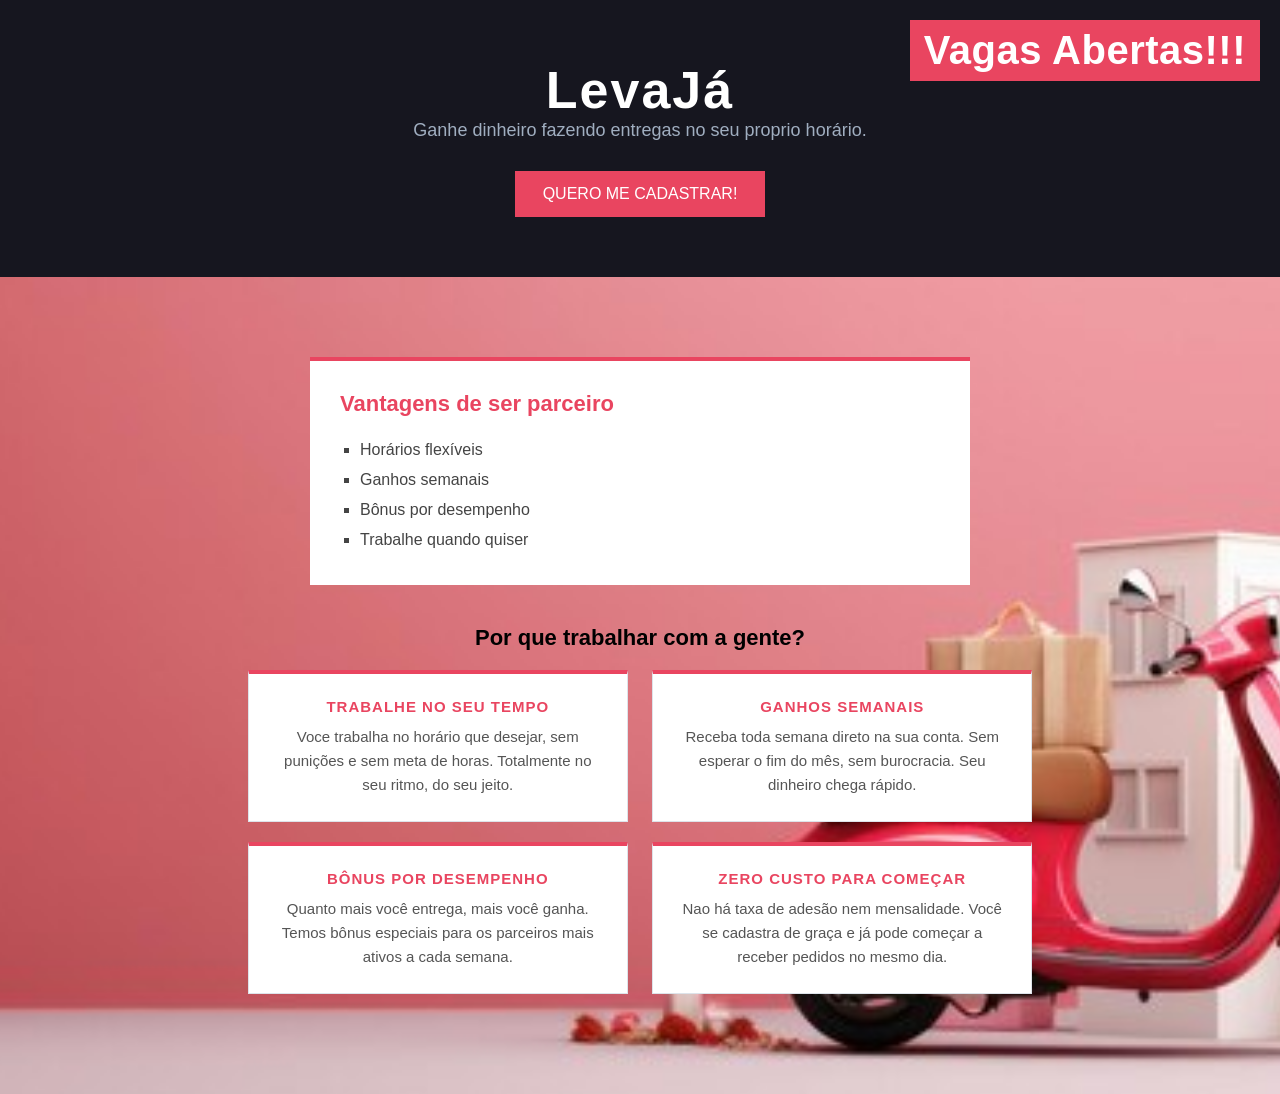
<file: html/index.html>
<!DOCTYPE html>
<html lang="pt-br">

<head>

    <!-- Início das configurações da página -->

    <!-- Conexao com o arquivo CSS externo -->
    <link rel="stylesheet" href="../css/style.css">

    <!-- Permite que a pagina se adapte em celulares -->
    <meta name="viewport" content="width=device-width, initial-scale=1.0">

    <title>LevaJa</title>

    <!-- Fim das configurações da página -->

</head>

<body>

    <!-- Início do cabeçalho principal -->

    <!-- Área principal da Landing Page contendo
         o nome da empresa, uma breve descrição
         e o botão de cadastro -->

    <header class="topo">

        <!-- Início do selo de destaque -->

        <!-- Selo informando que existem vagas abertas -->
        <div class="badge">Vagas Abertas!!!</div>

        <!-- Fim do selo de destaque -->


        <!-- Início da logo -->

        <h1 class="logo">LevaJá</h1>

        <!-- Fim da logo -->


        <!-- Início do subtítulo -->

        <p class="subtitulo">
            Ganhe dinheiro fazendo entregas no seu proprio horário.
        </p>

        <!-- Fim do subtítulo -->


        <!-- Início do botão de cadastro -->

        <!-- Link que leva o usuário para a página de cadastro -->
        <a href="cadastro.html" class="btn-cadastro">
            Quero me cadastrar!
        </a>

        <!-- Fim do botão de cadastro -->

    </header>

    <!-- Fim do cabeçalho principal -->


    <!-- Início da seção de benefícios -->

    <!-- Lista simples apresentando as principais vantagens para novos entregadores, e section para estilização da imagem de fundo -->

   <section class="conteudo">

         <section class="beneficios">

        <h2>Vantagens de ser parceiro</h2>

        <!-- Início da lista de benefícios -->

        <ul>

            <li>Horários flexíveis</li>

            <li>Ganhos semanais</li>

            <li>Bônus por desempenho</li>

            <li>Trabalhe quando quiser</li>

        </ul>

        <!-- Fim da lista de benefícios -->

    </section>

    <!-- Fim da seção de benefícios -->


    <!-- Início da seção de vantagens -->

    <!-- Área com cards contendo informações
         mais detalhadas sobre a plataforma -->

    <section class="vantagens">

        <h2 class="vantagens-titulo">Por que trabalhar com a gente?</h2>

        <!-- Início do agrupamento dos cards -->

        <div class="cards">

            <!-- Início do card flexibilidade -->

            <div class="card">

                <h3 class="card-titulo">TRABALHE NO SEU TEMPO</h3>

                <p class="card-descricao">
                    Voce trabalha no horário que desejar, sem punições e sem meta de horas. Totalmente no seu ritmo, do seu jeito.
                </p>

            </div>

            <!-- Fim do card flexibilidade -->


            <!-- Início do card ganhos semanais -->

            <div class="card">

                <h3 class="card-titulo">GANHOS SEMANAIS</h3>

                <p class="card-descricao">
                    Receba toda semana direto na sua conta. Sem esperar o fim do mês, sem burocracia. Seu dinheiro chega rápido.
                </p>

            </div>

            <!-- Fim do card ganhos semanais -->


            <!-- Início do card bônus -->

            <div class="card">

                <h3 class="card-titulo">BÔNUS POR DESEMPENHO</h3>

                <p class="card-descricao">
                    Quanto mais você entrega, mais você ganha. Temos bônus especiais para os parceiros mais ativos a cada semana.
                </p>

            </div>

            <!-- Fim do card bônus -->


            <!-- Início do card cadastro gratuito -->

            <div class="card">

                <h3 class="card-titulo">ZERO CUSTO PARA COMEÇAR</h3>

                <p class="card-descricao">
                    Nao há taxa de adesão nem mensalidade. Você se cadastra de graça e já pode começar a receber pedidos no mesmo dia.
                </p>

            </div>

            <!-- Fim do card cadastro gratuito -->

        </div>

        <!-- Fim do agrupamento dos cards -->

    </section>
</section>
    <!-- Fim da seção de vantagens e "section" para estilização da imagem de fundo -->

</body>

</html>
</file>
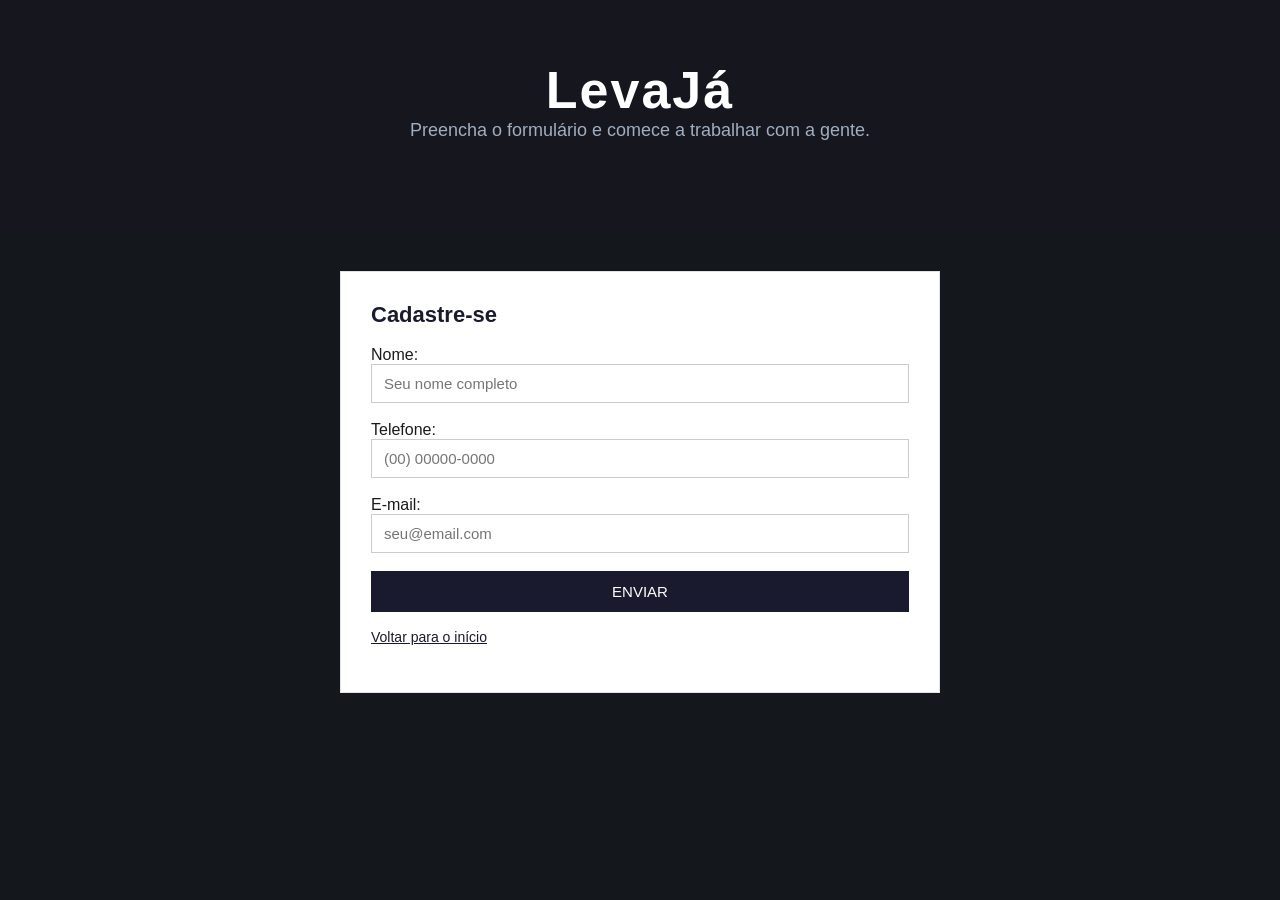
<file: html/cadastro.html>
<!DOCTYPE html>
<html lang="pt-br">

<head>

    <!-- Início da configuração da página -->

    <!-- Conexão com o arquivo CSS responsável pela aparência da página -->
    <link rel="stylesheet" href="../css/style.css">

    <!-- Faz com que a página se adapte melhor a diferentes tamanhos de tela -->
    <meta name="viewport" content="width=device-width, initial-scale=1.0">

    <title>LevaJá - Cadastro</title>

    <!-- Fim da configuração da página -->

</head>

<body>

    <!-- Início do cabeçalho principal -->

    <!-- Cabeçalho principal da página com o nome da plataforma e uma breve mensagem -->

    <header class="topo">

        <h1 class="logo">LevaJá</h1>

        <p class="subtitulo">
            Preencha o formulário e comece a trabalhar com a gente.
        </p>

    </header>

    <!-- Fim do cabeçalho principal -->


    <!-- Início da área de cadastro -->

    <!-- Área destinada ao cadastro de novos entregadores -->

    <section class="formulario">

        <h2>Cadastre-se</h2>

        <!-- Início do formulário -->

        <form>

            <!-- Início do campo nome -->

            <label for="nome">Nome:</label>
            <br>
            <input type="text" id="nome" placeholder="Seu nome completo">
            <br><br>

            <!-- Fim do campo nome -->


            <!-- Início do campo telefone -->

            <label for="telefone">Telefone:</label>
            <br>
            <input type="tel" id="telefone" placeholder="(00) 00000-0000">
            <br><br>

            <!-- Fim do campo telefone -->


            <!-- Início do campo e-mail -->

            <label for="email">E-mail:</label>
            <br>
            <input type="email" id="email" placeholder="seu@email.com">
            <br><br>

            <!-- Fim do campo e-mail -->


            <!-- Início do botão de envio -->

            <!-- Botão responsável pelo envio do formulário -->

            <input type="submit" value="Enviar">

            <!-- Fim do botão de envio -->

        </form>

        <!-- Fim do formulário -->


        <!-- Início do link de retorno -->

        <p>
            <a href="index.html" class="link-rodape">Voltar para o início</a>
        </p>

        <!-- Fim do link de retorno -->

    </section>

    <!-- Fim da área de cadastro -->

</body>

</html>
</file>
<file: css/style.css>
/* Início do estilo geral da página */

/* Define as configurações básicas utilizadas em toda a página */

body{

    background-color: #14171b;

    font-family: Arial, sans-serif;

    margin: 0;

    color: #1a1a1a;

}

/* Fim do estilo geral da página */



/* Início do cabeçalho principal */

/* Área superior da página contendo a logo,
   o texto de apresentação e o botão de cadastro */

.topo{

    width: 100%;

    background-color: #16161f;

    color: white;

    text-align: center;

    padding: 60px 20px;

    position: relative;

    box-sizing: border-box;

}

/* Fim do cabeçalho principal */

/* Destaque visual exibido no canto superior do cabeçalho */

.badge{

    position: absolute;

    top: 20px;

    right: 20px;

    background-color: #e94560;

    color: white;

    padding: 8px 14px;

    font-size: 40px;

    font-weight: bold;

    letter-spacing: 0.5px;

}
/*Fim do destaque visual exibido no canto superior do cabeçalho */

/* Início da logo */

/* Personaliza o título principal da plataforma */

.logo{

    font-size: 52px;

    font-family: Arial, sans-serif;

    margin: 0;

    letter-spacing: 2px;

}

/* Fim da logo */



/* Início do subtítulo */

/* Texto complementar exibido abaixo da logo */

.subtitulo{

    font-size: 18px;

    color: #a0aec0;

    margin: 0 0 30px 0;

}

/* Fim do subtítulo */



/* Início do botão de cadastro */

/* Estilização do botão principal da página */

.btn-cadastro{

    background-color: #e94560;

    color: white;

    text-decoration: none;

    padding: 14px 28px;

    border: none;

    text-transform: uppercase;

    display: inline-block;

}

/* Fim do botão de cadastro */

/* Estilização da imagem de fundo */

.conteudo{

    background-image: url("../img/conceito-de-entrega-on-line-entrega-de-resposta-rapida-por-scooter-motocicleta-generativa-ai_90099-6853.jpg");

    background-repeat: repeat;

    background-size: cover;

    background-position: center;

    padding: 40px 0;

}

/* Fim da estilização da imagem de fundo */

/* Início da seção de benefícios */

/* Bloco que apresenta as principais vantagens
   para novos entregadores */

.beneficios{

    width: 600px;

    margin: 40px auto;

    padding: 30px;

    background-color: white;

    border-top: 4px solid #e94560;

}

/* Fim da seção de benefícios */



/* Início do título da seção de benefícios */

/* Destaca o título da área de benefícios */

.beneficios h2{

    font-size: 22px;

    color: #e94560;

    margin-top: 0;

}

/* Fim do título da seção de benefícios */



/* Início da lista de benefícios */

/* Define a aparência da lista principal */

ul{

    list-style-type: square;

    padding-left: 20px;

    margin: 0;

}

ul li{

    padding: 6px 0;

    font-size: 16px;

    color: #444;

}

/* Fim da lista de benefícios */



/* Início da seção de vantagens */

/* Área que contém os cards informativos */

.vantagens{

    width: 860px;

    margin: 40px auto;

    padding: 0;

    box-sizing: border-box;

}

/* Fim da seção de vantagens */



/* Início do título da seção de vantagens */

/* Centraliza e destaca o título da seção */

.vantagens-titulo{

    font-size: 22px;

    color: #000000;

    text-align: center;

    margin: top 15px;

}

/* Fim do título da seção de vantagens */



/* Início do agrupamento dos cards */

/* Organiza os cards na página */

.cards{

    width: 100%;

    text-align: center;

}

/* Fim do agrupamento dos cards */



/* Início dos cards */

/* Define o visual individual de cada card */

.card{

    width: 380px;

    display: inline-block;

    background-color: white;

    border: 1px solid #dde3ea;

    border-top: 4px solid #e94560;

    padding: 24px;

    margin: 0 10px 20px 10px;

    box-sizing: border-box;

}

/* Fim dos cards */



/* Início do título dos cards */

/* Destaca o assunto principal de cada card */

.card-titulo{

    font-size: 15px;

    color: #e94560;

    text-transform: uppercase;

    margin: 0 0 10px 0;

    letter-spacing: 1px;

}

/* Fim do título dos cards */



/* Início da descrição dos cards */

/* Texto explicativo exibido dentro dos cards */

.card-descricao{

    font-size: 15px;

    color: #555;

    margin: 0;

    line-height: 1.6;

}

/* Fim da descrição dos cards */



/* Início do formulário */

/* Área utilizada para o cadastro dos entregadores */

.formulario{

    width: 600px;

    margin: 40px auto;

    padding: 30px;

    border: 1px solid #dde3ea;

    background-color: white;

    box-sizing: border-box;

}

/* Fim do formulário */



/* Início do título do formulário */

.formulario h2{

    font-size: 22px;

    color: #1a1a2e;

    margin-top: 0;

}

/* Fim do título do formulário */



/* Início dos campos do formulário */

/* Define a aparência dos campos de entrada */

input{

    width: 100%;

    padding: 10px 12px;

    border: 1px solid #ccc;

    font-size: 15px;

    box-sizing: border-box;

}

/* Fim dos campos do formulário */



/* Início do botão de envio */

input[type="submit"]{

    background-color: #1a1a2e;

    color: white;

    border: none;

    cursor: pointer;

    font-size: 15px;

    padding: 12px;

    text-transform: uppercase;

}

/* Fim do botão de envio */



/* Início do link de retorno */

/* Link utilizado para voltar à página principal */

.link-rodape{

    color: #1a1a2e;

    text-decoration: underline;

    font-size: 14px;

}
</file>
